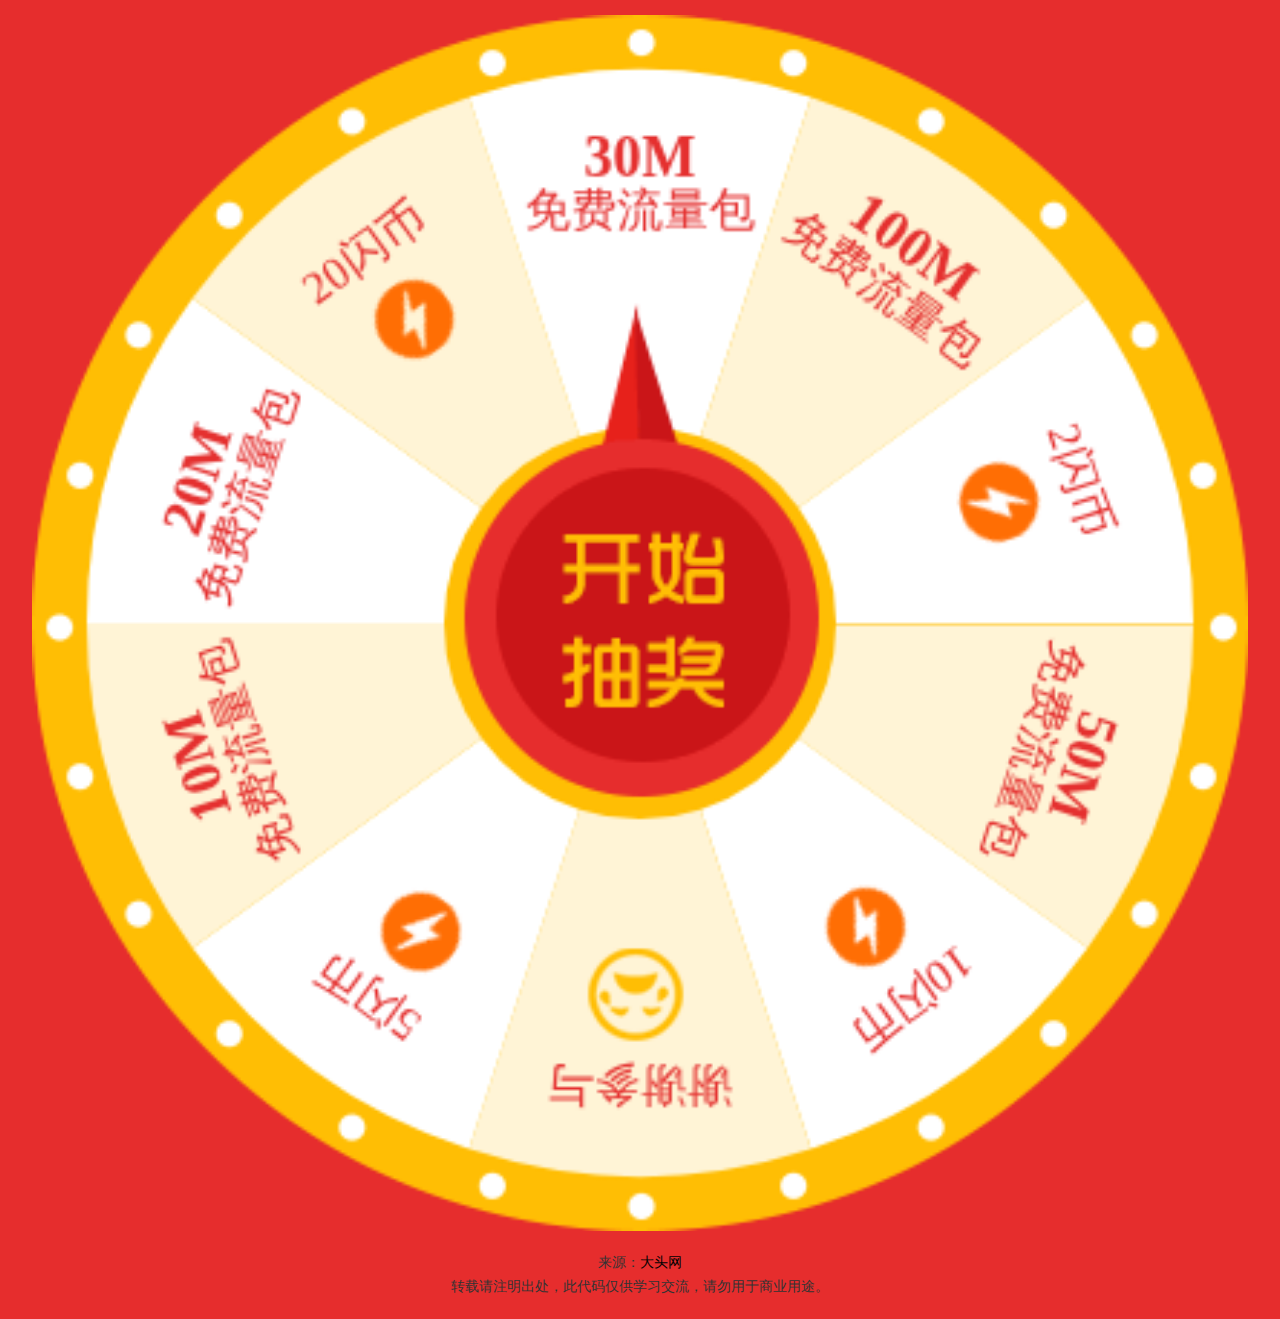
<file: 幸运大转盘/index.html>
<!DOCTYPE html PUBLIC "-//W3C//DTD XHTML 1.0 Transitional//EN" "http://www.w3.org/TR/xhtml1/DTD/xhtml1-transitional.dtd">
<html xmlns="http://www.w3.org/1999/xhtml">
<head>
<meta http-equiv="Content-Type" content="text/html; charset=utf-8" />
<meta http-equiv="X-UA-Compatible" content="IE=edge">
<meta name="viewport" content="width=device-width, initial-scale=1.0">
<title>html5手机移动端大转盘抽奖代码_大头网</title>

<link href="css/style.css" rel="stylesheet" type="text/css">

<script type="text/javascript" src="js/jquery-1.8.3.min.js"></script>
<script type="text/javascript" src="js/awardRotate.js"></script>

<script type="text/javascript">
var turnplate={
		restaraunts:[],				//大转盘奖品名称
		colors:[],					//大转盘奖品区块对应背景颜色
		outsideRadius:192,			//大转盘外圆的半径
		textRadius:155,				//大转盘奖品位置距离圆心的距离
		insideRadius:68,			//大转盘内圆的半径
		startAngle:0,				//开始角度
		
		bRotate:false				//false:停止;ture:旋转
};

$(document).ready(function(){
	//动态添加大转盘的奖品与奖品区域背景颜色
	turnplate.restaraunts = ["50M免费流量包", "10闪币", "谢谢参与", "5闪币", "10M免费流量包", "20M免费流量包", "20闪币 ", "30M免费流量包", "100M免费流量包", "2闪币"];
	turnplate.colors = ["#FFF4D6", "#FFFFFF", "#FFF4D6", "#FFFFFF","#FFF4D6", "#FFFFFF", "#FFF4D6", "#FFFFFF","#FFF4D6", "#FFFFFF"];

	
	var rotateTimeOut = function (){
		$('#wheelcanvas').rotate({
			angle:0,
			animateTo:2160,
			duration:8000,
			callback:function (){
				alert('网络超时，请检查您的网络设置！');
			}
		});
	};

	//旋转转盘 item:奖品位置; txt：提示语;
	var rotateFn = function (item, txt){
		var angles = item * (360 / turnplate.restaraunts.length) - (360 / (turnplate.restaraunts.length*2));
		if(angles<270){
			angles = 270 - angles; 
		}else{
			angles = 360 - angles + 270;
		}
		$('#wheelcanvas').stopRotate();
		$('#wheelcanvas').rotate({
			angle:0,
			animateTo:angles+1800,
			duration:8000,
			callback:function (){
				alert(txt);
				turnplate.bRotate = !turnplate.bRotate;
			}
		});
	};

	$('.pointer').click(function (){
		if(turnplate.bRotate)return;
		turnplate.bRotate = !turnplate.bRotate;
		//获取随机数(奖品个数范围内)
		var item = rnd(1,turnplate.restaraunts.length);
		//奖品数量等于10,指针落在对应奖品区域的中心角度[252, 216, 180, 144, 108, 72, 36, 360, 324, 288]
		rotateFn(item, turnplate.restaraunts[item-1]);
		/* switch (item) {
			case 1:
				rotateFn(252, turnplate.restaraunts[0]);
				break;
			case 2:
				rotateFn(216, turnplate.restaraunts[1]);
				break;
			case 3:
				rotateFn(180, turnplate.restaraunts[2]);
				break;
			case 4:
				rotateFn(144, turnplate.restaraunts[3]);
				break;
			case 5:
				rotateFn(108, turnplate.restaraunts[4]);
				break;
			case 6:
				rotateFn(72, turnplate.restaraunts[5]);
				break;
			case 7:
				rotateFn(36, turnplate.restaraunts[6]);
				break;
			case 8:
				rotateFn(360, turnplate.restaraunts[7]);
				break;
			case 9:
				rotateFn(324, turnplate.restaraunts[8]);
				break;
			case 10:
				rotateFn(288, turnplate.restaraunts[9]);
				break;
		} */
		console.log(item);
	});
});

function rnd(n, m){
	var random = Math.floor(Math.random()*(m-n+1)+n);
	return random;
	
}


//页面所有元素加载完毕后执行drawRouletteWheel()方法对转盘进行渲染
window.onload=function(){
	drawRouletteWheel();
};

function drawRouletteWheel() {    
  var canvas = document.getElementById("wheelcanvas");    
  if (canvas.getContext) {
	  //根据奖品个数计算圆周角度
	  var arc = Math.PI / (turnplate.restaraunts.length/2);
	  var ctx = canvas.getContext("2d");
	  //在给定矩形内清空一个矩形
	  ctx.clearRect(0,0,422,422);
	  //strokeStyle 属性设置或返回用于笔触的颜色、渐变或模式  
	  ctx.strokeStyle = "#FFBE04";
	  //font 属性设置或返回画布上文本内容的当前字体属性
	  ctx.font = '16px Microsoft YaHei';      
	  for(var i = 0; i < turnplate.restaraunts.length; i++) {       
		  var angle = turnplate.startAngle + i * arc;
		  ctx.fillStyle = turnplate.colors[i];
		  ctx.beginPath();
		  //arc(x,y,r,起始角,结束角,绘制方向) 方法创建弧/曲线（用于创建圆或部分圆）    
		  ctx.arc(211, 211, turnplate.outsideRadius, angle, angle + arc, false);    
		  ctx.arc(211, 211, turnplate.insideRadius, angle + arc, angle, true);
		  ctx.stroke();  
		  ctx.fill();
		  //锁画布(为了保存之前的画布状态)
		  ctx.save();   
		  
		  //----绘制奖品开始----
		  ctx.fillStyle = "#E5302F";
		  var text = turnplate.restaraunts[i];
		  var line_height = 17;
		  //translate方法重新映射画布上的 (0,0) 位置
		  ctx.translate(211 + Math.cos(angle + arc / 2) * turnplate.textRadius, 211 + Math.sin(angle + arc / 2) * turnplate.textRadius);
		  
		  //rotate方法旋转当前的绘图
		  ctx.rotate(angle + arc / 2 + Math.PI / 2);
		  
		  /** 下面代码根据奖品类型、奖品名称长度渲染不同效果，如字体、颜色、图片效果。(具体根据实际情况改变) **/
		  if(text.indexOf("M")>0){//流量包
			  var texts = text.split("M");
			  for(var j = 0; j<texts.length; j++){
				  ctx.font = j == 0?'bold 20px Microsoft YaHei':'16px Microsoft YaHei';
				  if(j == 0){
					  ctx.fillText(texts[j]+"M", -ctx.measureText(texts[j]+"M").width / 2, j * line_height);
				  }else{
					  ctx.fillText(texts[j], -ctx.measureText(texts[j]).width / 2, j * line_height);
				  }
			  }
		  }else if(text.indexOf("M") == -1 && text.length>6){//奖品名称长度超过一定范围 
			  text = text.substring(0,6)+"||"+text.substring(6);
			  var texts = text.split("||");
			  for(var j = 0; j<texts.length; j++){
				  ctx.fillText(texts[j], -ctx.measureText(texts[j]).width / 2, j * line_height);
			  }
		  }else{
			  //在画布上绘制填色的文本。文本的默认颜色是黑色
			  //measureText()方法返回包含一个对象，该对象包含以像素计的指定字体宽度
			  ctx.fillText(text, -ctx.measureText(text).width / 2, 0);
		  }
		  
		  //添加对应图标
		  if(text.indexOf("闪币")>0){
			  var img= document.getElementById("shan-img");
			  img.onload=function(){  
				  ctx.drawImage(img,-15,10);      
			  }; 
			  ctx.drawImage(img,-15,10);  
		  }else if(text.indexOf("谢谢参与")>=0){
			  var img= document.getElementById("sorry-img");
			  img.onload=function(){  
				  ctx.drawImage(img,-15,10);      
			  };  
			  ctx.drawImage(img,-15,10);  
		  }
		  //把当前画布返回（调整）到上一个save()状态之前 
		  ctx.restore();
		  //----绘制奖品结束----
	  }     
  } 
}

</script>
</head>
<body style="background:#e62d2d;overflow-x:hidden;">
<br>
<!-- 代码 开始 -->
<img src="images/1.png" id="shan-img" style="display:none;" />
<img src="images/2.png" id="sorry-img" style="display:none;" />
<div class="banner">
	<div class="turnplate" style="background-image:url(images/turnplate-bg.png);background-size:100% 100%;">
		<canvas class="item" id="wheelcanvas" width="422px" height="422px"></canvas>
		<img class="pointer" src="images/turnplate-pointer.png"/>
	</div>
</div>
<!-- 代码 结束 -->

<div style="text-align:center;margin:20px 0; font:normal 14px/24px 'MicroSoft YaHei';">
<p>来源：<a href="http://www.datouwang.com/" target="_blank">大头网</a></p>
<p>转载请注明出处，此代码仅供学习交流，请勿用于商业用途。</p>
<p><script src="http://www.datouwang.com/img/js/demo_ad.js"></script><center style="display:none"><script src="http://www.datouwang.com/img/js/demo_tj.js"></script></center></p>
</div>

</body>
</html>
</file>
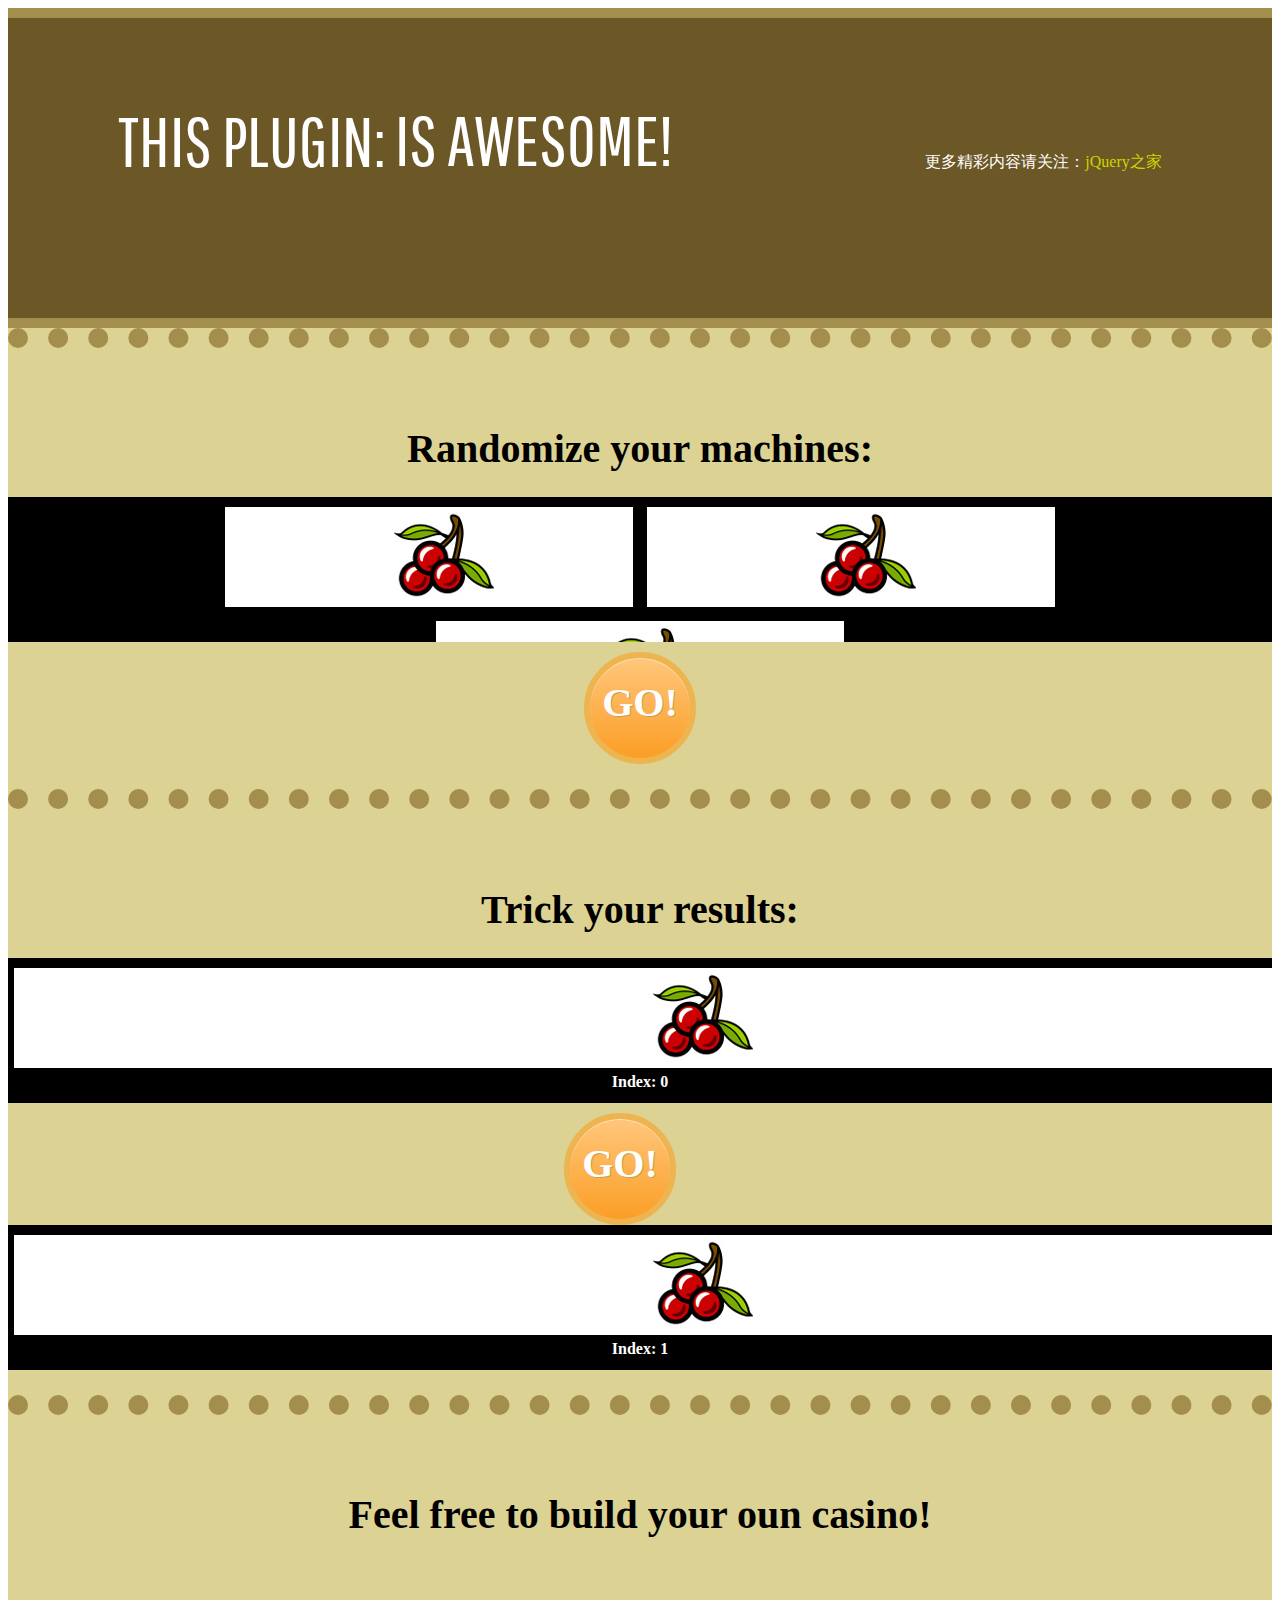
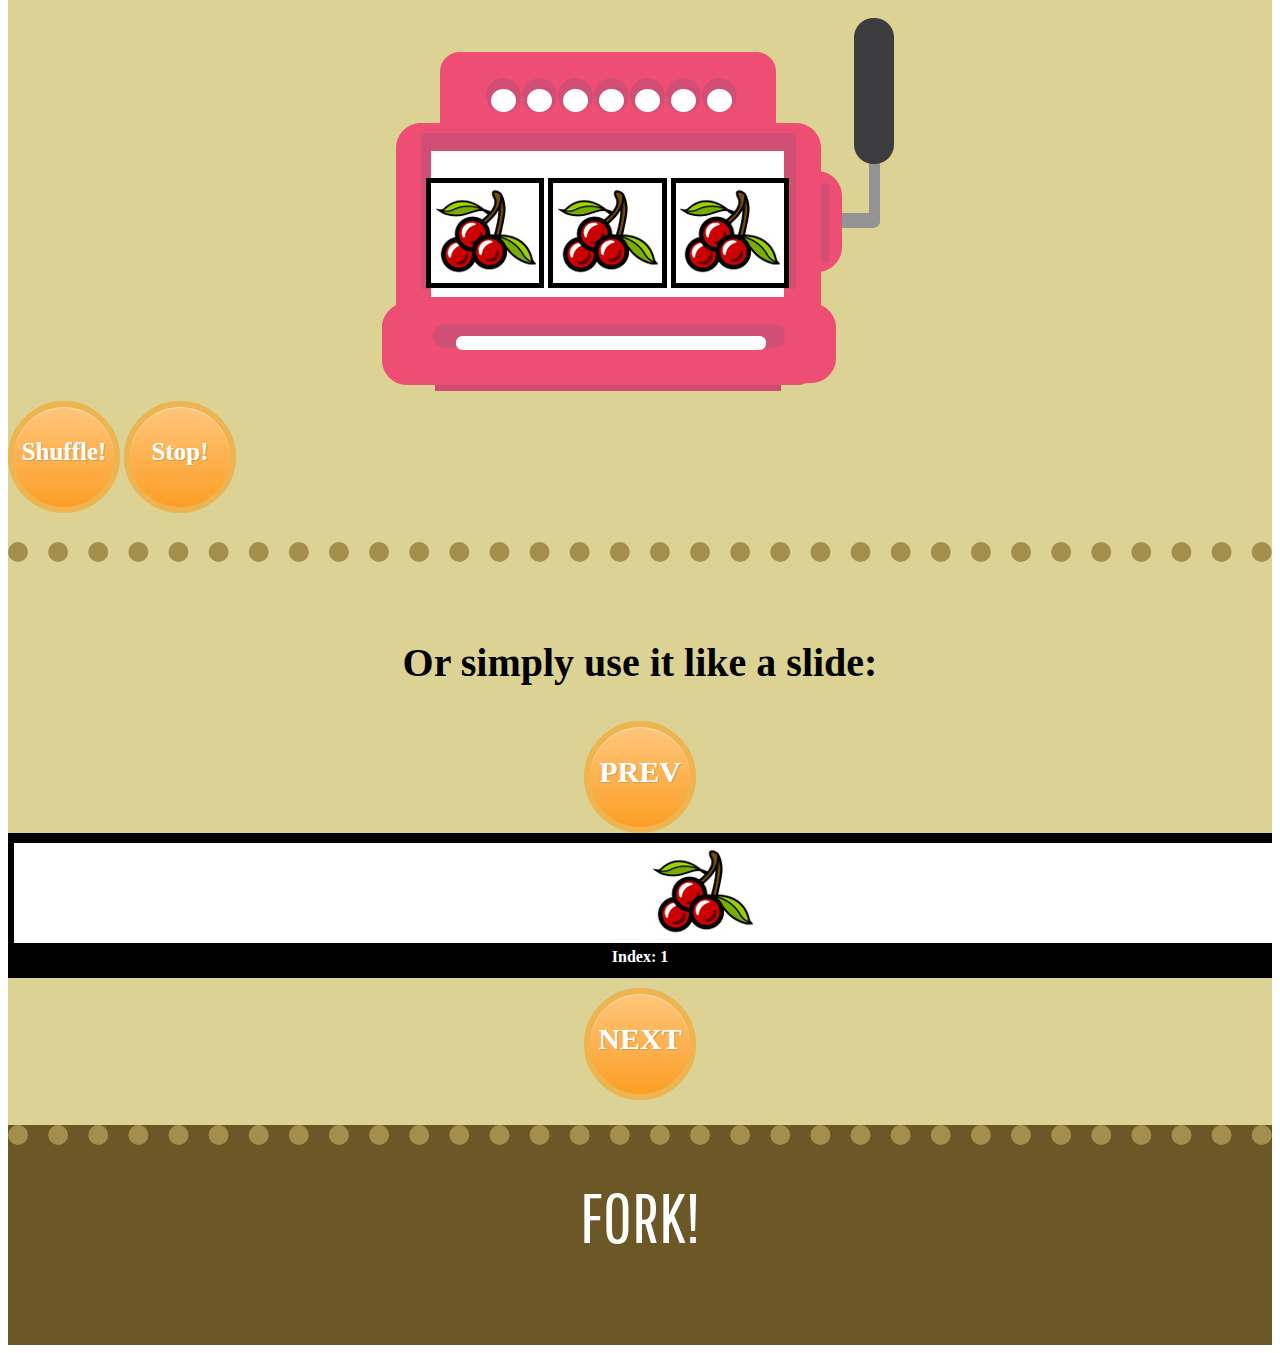
<file: 水果机/index.html>
<!DOCTYPE html PUBLIC "-//W3C//DTD XHTML 1.0 Transitional//EN" "http://www.w3.org/TR/xhtml1/DTD/xhtml1-transitional.dtd">
<html xmlns="http://www.w3.org/1999/xhtml">
	<head>
		<meta http-equiv="Content-Type" content="text/html; charset=UTF-8" />
		<title>jQuery模拟水果机特效插件|DEMO_jQuery之家-自由分享jQuery、html5、css3的插件库</title>

		<meta name="viewport" content="width=device-width, initial-scale=1, minimum-scale=1, maximum-scale=2.0">

		<link rel="stylesheet" href="http://libs.useso.com/js/bootstrap/3.2.0/css/bootstrap.min.css" type="text/css" media="screen" />
		<link rel="stylesheet" href="css/style.css" type="text/css" media="screen" />
		
		<script type="text/javascript" src="http://libs.useso.com/js/jquery/2.1.1/jquery.min.js"></script>
		<script type="text/javascript" src="http://libs.useso.com/js/bootstrap/3.2.0/js/bootstrap.min.js"></script>
		<script type="text/javascript" src="src/jquery.slotmachine.js"></script>

	</head>

	<body>

		<div id="header" class="container">
			
			<div class="row content">
				<div class="col-md-12 col-lg-8 col-lg-offset-2 text-center">
					<div style="display: inline-block;">THIS PLUGIN: </div>
						
					<div id="textMachine">
						<div>IS AWESOME!</div>
						<div>ROCKS!</div>
						<div>IS EASY TO USE</div>
						<div>IS PRODUCT OF BOREDOM</div>
					</div>
					<script>
						$(document).ready(function(){
							$("#textMachine").slotMachine({
								active	: 1,
								delay	: 450,
								auto	: 1500
							});
						});
					</script>
				</div>

				<div class="col-md-12 col-lg-8 htmldemo">
					<p class="text-center">更多精彩内容请关注：<a href="http://www.htmleaf.com/" target="_blank">jQuery之家</a></p>
				</div>
			</div>
			
		</div>
		
		<div class="line">
			
			<div class="content container" style="text-align: center">
				
				<h1>Randomize your machines:</h1>
				
				<div class="row">
					<div class="col-xs-12 col-md-6 col-md-offset-3 machineContainer">
						<div id="machine1" class="slotMachine">
							<div class="slot slot1"></div>
							<div class="slot slot2"></div>
							<div class="slot slot3"></div>
							<div class="slot slot4"></div>
							<div class="slot slot5"></div>
							<div class="slot slot6"></div>
						</div>
						
						<div id="machine2" class="slotMachine">
							<div class="slot slot1"></div>
							<div class="slot slot2"></div>
							<div class="slot slot3"></div>
							<div class="slot slot4"></div>
							<div class="slot slot5"></div>
							<div class="slot slot6"></div>
						</div>
						
						<div id="machine3" class="slotMachine">
							<div class="slot slot1"></div>
							<div class="slot slot2"></div>
							<div class="slot slot3"></div>
							<div class="slot slot4"></div>
							<div class="slot slot5"></div>
							<div class="slot slot6"></div>
						</div>
						
						<div id="machine1Result" class="col-xs-4 machineResult">Index: 0</div>
						<div id="machine2Result" class="col-xs-4 machineResult">Index: 1</div>
						<div id="machine3Result" class="col-xs-4 machineResult">Index: 2</div>
					</div>
					
					<div class="col-md-2">
						<div id="slotMachineButton1" class="slotMachineButton">GO!</div>
					</div>
					
				</div>
			</div>
		</div>
		<script>
			$(document).ready(function(){
				var machine1 = $("#machine1").slotMachine({
					active	: 0,
					delay	: 500
				});
				
				var machine2 = $("#machine2").slotMachine({
					active	: 1,
					delay	: 500
				});
				
				var machine3 = $("#machine3").slotMachine({
					active	: 2,
					delay	: 500
				});
				
				function onComplete(active){
					switch(this.element[0].id){
						case 'machine1':
							$("#machine1Result").text("Index: "+this.active);
							break;
						case 'machine2':
							$("#machine2Result").text("Index: "+this.active);
							break;
						case 'machine3':
							$("#machine3Result").text("Index: "+this.active);
							break;
					}
				}
				
				$("#slotMachineButton1").click(function(){
					
					machine1.shuffle(5, onComplete);
					
					setTimeout(function(){
						machine2.shuffle(5, onComplete);
					}, 500);
					
					setTimeout(function(){
						machine3.shuffle(5, onComplete);
					}, 1000);
					
				})
			});
		</script>
		
		
		<div class="line">
			
			<div class="content" style="text-align: center">
				
				<h1>Trick your results:</h1>
				
				<div class="row">
					<div class="col-xs-5 col-xs-offset-1 col-sm-2 col-sm-offset-5 machineContainer">
						<div id="machineFake1" class="slotMachine" style="width:100%;">
							<div class="slot slot1"></div>
							<div class="slot slot2"></div>
							<div class="slot slot3"></div>
							<div class="slot slot4"></div>
							<div class="slot slot5"></div>
							<div class="slot slot6"></div>
						</div>
						
						<div id="machineFakeResult" class="machineResult noBorder">Index: 0</div>
					</div>
					
					<div class="col-xs-1 col-xs-push-1">
						<div id="slotMachineButtonFake" class="slotMachineButton" style="margin-right: 40px">GO!</div>
					</div>
						
					<div class="col-xs-5 col-xs-offset-1 col-xs-pull-6 col-sm-2 col-md-offset-1 machineContainer">
						<div id="machineFake2" class="slotMachine" style="width:100%;">
							<div class="slot slot1"></div>
							<div class="slot slot2"></div>
							<div class="slot slot3"></div>
							<div class="slot slot4"></div>
							<div class="slot slot5"></div>
							<div class="slot slot6"></div>
						</div>
						
						<div id="machineFakeResultStatic" class="machineResult noBorder">Index: 1</div>
					</div>
				</div>
				
			</div>
			
			<div class="clearfix"></div>
		</div>
		<script>
			$(document).ready(function(){
				//Fake machine 1
				window.machine1 = $("#machineFake1").slotMachine({
					active: 1,
					randomize : function(activeElementIndex){
						return 1;
					}
				});
				
				$("#slotMachineButtonFake").click(function(){
					machine1.shuffle(3, function(){
						$("#machineFakeResult").text("Index: " + this.active);
					});
				});
				
				//Fake machine 2 - auto
				var machine2 = $("#machineFake2").slotMachine({
					active	: 1,
					delay	: 500,
					auto	: 1500,
					complete: function(){
						$("#machineFakeResultStatic").text("Index: " + this.active);
					}
				});
				machine2.setRandomize(function(){
					return 1;
				});
			});
		</script>
		
		
		<div class="line" style="padding-top:50px;">
			
			<div class="content" style="text-align: center; background: url('./img/machine.png') no-repeat 50% 120px; height: 500px;">
				
				<h1>Feel free to build your oun casino!</h1>
				
				<div style="clear:both; padding-top: 215px;width: 335px;margin: 0 auto;">
					<div id="machine4" class="slotMachine" style="margin-left: -65px;">
						<div class="slot slot1"></div>
						<div class="slot slot2"></div>
						<div class="slot slot3"></div>
						<div class="slot slot4"></div>
						<div class="slot slot5"></div>
						<div class="slot slot6"></div>
					</div>
					
					<div id="machine5" class="slotMachine">
						<div class="slot slot1"></div>
						<div class="slot slot2"></div>
						<div class="slot slot3"></div>
						<div class="slot slot4"></div>
						<div class="slot slot5"></div>
						<div class="slot slot6"></div>
					</div>
					
					<div id="machine6" class="slotMachine">
						<div class="slot slot1"></div>
						<div class="slot slot2"></div>
						<div class="slot slot3"></div>
						<div class="slot slot4"></div>
						<div class="slot slot5"></div>
						<div class="slot slot6"></div>
					</div>
					
				</div>
				
			</div>
			
			<div class="content text-center">
				<div id="slotMachineButtonShuffle" class="slotMachineButton" style="font-size: 25px">Shuffle!</div>
				<div id="slotMachineButtonStop" class="slotMachineButton" style="font-size: 25px">Stop!</div>
			</div>
			<div class="clearfix"></div>
			
		</div>
		<script>
			$(document).ready(function(){
				var machine4 = $("#machine4").slotMachine({
					active	: 0,
					delay	: 500
				});
				
				var machine5 = $("#machine5").slotMachine({
					active	: 1,
					delay	: 500
				});
				
				window.machine6 = $("#machine6").slotMachine({
					active	: 2,
					delay	: 500
				});
				
				var started = 0;
				
				$("#slotMachineButtonShuffle").click(function(){
					started = 3;
					machine4.shuffle();
					machine5.shuffle();
					machine6.shuffle();
				});
				
				$("#slotMachineButtonStop").click(function(){
					switch(started){
						case 3:
							machine4.stop();
							break;
						case 2:
							machine5.stop();
							break;
						case 1:
							machine6.stop();
							break;
					}
					started--;
				});
			});
		</script>
		
		
		<div class="line">
			
			<div class="content" style="text-align: center">
				
				<h1>Or simply use it like a slide:</h1>
				
				<div class="row">
					
					<div class="col-sm-1 col-sm-offset-4">
						<div id="slotMachineButtonPrev" class="slotMachineButton" style="font-size: 30px; margin-left: 0px">PREV</div>
					</div>
					
					<div class="col-xs-10 col-xs-offset-1 col-md-offset-0 col-sm-2 machineContainer">
						<div id="machine7" class="slotMachine" style="width:100%;">
							<div class="slot slot1"></div>
							<div class="slot slot2"></div>
							<div class="slot slot3"></div>
							<div class="slot slot4"></div>
							<div class="slot slot5"></div>
							<div class="slot slot6"></div>
						</div>
						
						<div id="machineResultSlider" class="machineResult noBorder">Index: 1</div>
					</div>
					
					<div class="col-sm-1">
						<div id="slotMachineButtonNext" class="slotMachineButton" style="font-size: 30px">NEXT</div>
					</div>
				</div>
				
			</div>
		</div>
		<script>
				$(document).ready(function(){
					var machine7 = $("#machine7").slotMachine({
						active	: 0,
						delay	: 500,
						complete: function(){
							$("#machineResultSlider").text("Index: " + this.active);
						},
					});
					
					$("#slotMachineButtonPrev").click(function(){
						machine7.prev();
					});
					
					$("#slotMachineButtonNext").click(function(){
						machine7.next();
					});
				});
			</script>
		
		
		<div id="footer">
			<div class="content">
				<div id="textMachine2" style="text-align: center">
					<div>FORK!</div>
					<div>SHARE!</div>
					<div>USE IT!</div>
				</div>
				<script>
					$(document).ready(function(){
						$("#textMachine2").slotMachine({
							active	: 1,
							delay	: 450,
							auto	: 1500
						});
					});
				</script>
			</div>
		</div>

	</body>
</html>
</file>
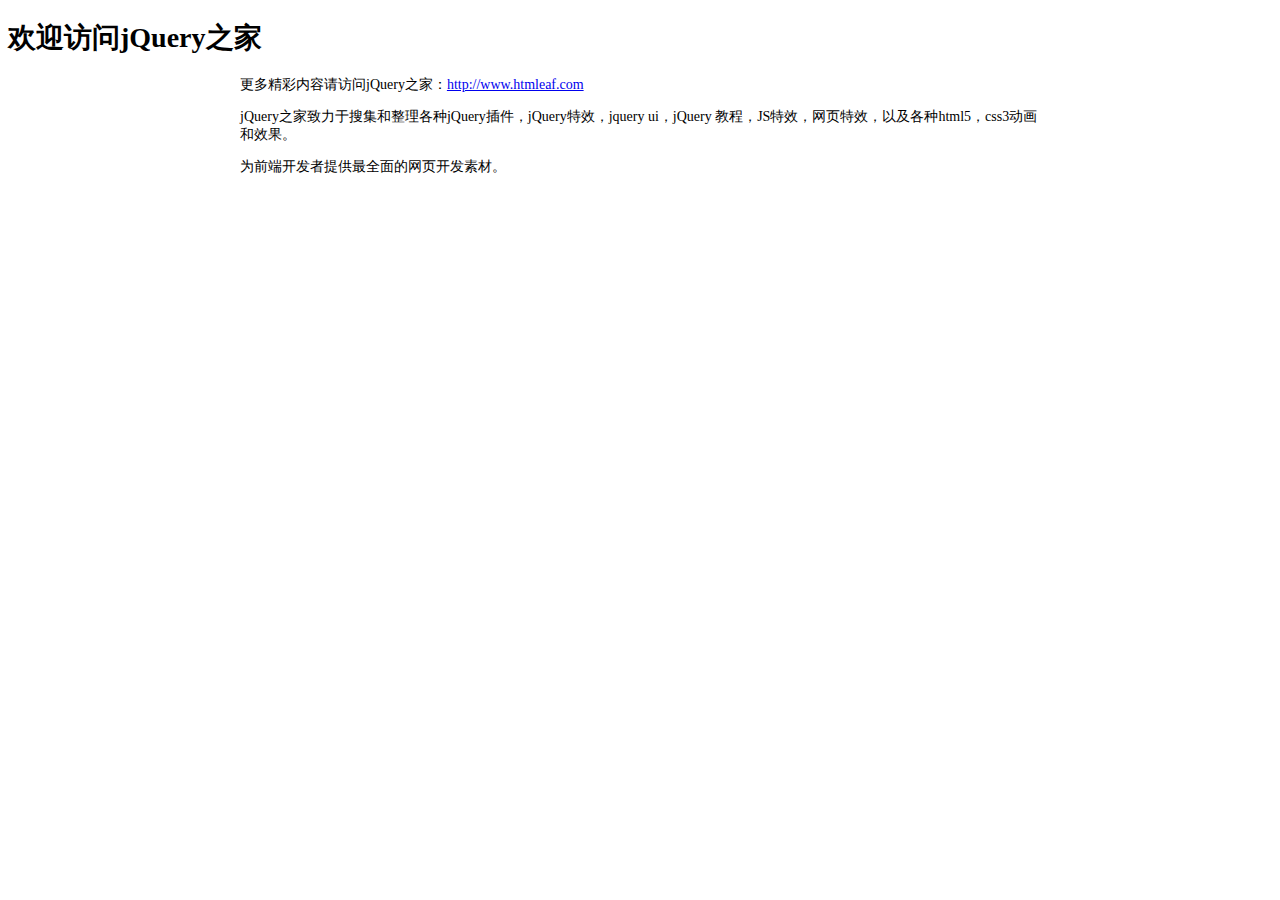
<file: 水果机/readme.html>
<!DOCTYPE html PUBLIC "-//W3C//DTD XHTML 1.0 Transitional//EN" "http://www.w3.org/TR/xhtml1/DTD/xhtml1-transitional.dtd">
<html xmlns="http://www.w3.org/1999/xhtml" xml:lang="en">
<head>
	<meta http-equiv="Content-Type" content="text/html;charset=UTF-8">
	<title>jQuery之家</title>
	<style type="text/css">
		body{font-size: 14px;}
		.content{
			width: 800px;
			margin: 0 auto;
		}
	</style>
</head>
<body>
	<h1>欢迎访问jQuery之家</h1>
	<div class="content">
	<p>更多精彩内容请访问jQuery之家：<a href="http://www.htmleaf.com">http://www.htmleaf.com</a></p>
	<p>jQuery之家致力于搜集和整理各种jQuery插件，jQuery特效，jquery ui，jQuery 教程，JS特效，网页特效，以及各种html5，css3动画和效果。</p>
	<p>为前端开发者提供最全面的网页开发素材。</p>
</div>
</body>
</html>
</file>
<file: 幸运大转盘/css/style.css>
﻿/* 代码整理：大头网 www.datouwang.com */
body,ul,ol,li,p,h1,h2,h3,h4,h5,h6,form,fieldset,table,td,img,div{margin:0;padding:0;border:0;}
body{color:#333; font-size:12px;font-family:"Microsoft YaHei"}
ul,ol{list-style-type:none;}
select,input,img,select{vertical-align:middle;}
input{ font-size:12px;}
a{ text-decoration:none; color:#000;}
a:hover{color:#c00; text-decoration:none;}
.clear{clear:both;}

/* 大转盘样式 */
.banner{display:block;width:95%;margin-left:auto;margin-right:auto;margin-bottom: 20px;}
.banner .turnplate{display:block;width:100%;position:relative;}
.banner .turnplate canvas.item{width:100%;}
.banner .turnplate img.pointer{position:absolute;width:31.5%;height:42.5%;left:34.6%;top:23%;}
</file>
<file: 水果机/css/style.css>
@charset "utf-8";
/* CSS Document */

@import url(http://fonts.useso.com/css?family=Pathway+Gothic+One);

a{
	color: #ccd500;
	text-decoration: none;
}
a:hover{
	text-decoration: underline;
	color: #a9b119;
}
.clear {
    clear: both;
}
html {
    position: relative;
    min-height: 100%;
}
body {
}
footer {
    position: absolute;
    left: 0;
    bottom: 0;
    height: 80px;
    width: 100%;
    background: black;
}
b{
	font-weight: 600;
}

.htmldemo p{font-size: 16px;font-family: "微软雅黑"}
/* Titulos
-------------------------------------------------------------------------*/
h1{
	width: 100%;
	color: #000000;
	font-size: 40px;
	margin-bottom: 25px;
}
h2{
	color: #000000;
    display: table-cell;
    float: left;
    font-size: 45px;
    line-height: 40px;
    margin: 0 0 50px;
    text-align: center;
    width: 100%;
    font-weight: 300;
}
h2 span{
	font-weight: 400;
}
h3{
	float: left;
	width: 100%;
	margin: 0 0 20px 0;
	color: white;
	font-size:40px;
	font-family: 'Lato', 'sans-serif';
	font-weight: 300;
}
h4{
	color: #ffffff;
    display: table-cell;
    float: left;
    font-size: 35px;
    line-height: 31px;
    margin: 0 0 0;
    text-align: center;
    width: 100%;
    font-weight: 400;
}

p.title{
	color: #000000;
    display: table-cell;
    float: left;
    font-size: 45px;
    line-height: 40px;
    margin: 0 0 50px;
    text-align: center;
    width: 100%;
    font-weight: 300;
}

.grey {	color:#444;}

/* INICIO
-------------------------------------------------------------------------*/
#header{
	margin: 0 auto 0;
	width: 100%;
	position: absolute;
	text-align: center;
	top: 0px;
	background-color: #6C5726;
	overflow: hidden;
	position: relative;
	padding: 50px 0px;
    border-top: 10px solid #A48E4E;
    border-bottom: 10px solid #A48E4E;
}
#header table, #footer table{
	height: 100%;
	width: 100%;
}
#header table td, #footer table td{
	vertical-align: middle;
}
#header .content{
	color: #FFFFFF;
    float: left;
    font-size: 50px;
    font-weight: 300;
    line-height: 42px;
    margin-top: 30px;
    text-align: center;
    width: 100%;
}
#header .content, #footer .content{
	font-family: 'Pathway Gothic One';
	color: #ffffff;
    float: left;
    font-size: 70px;
    font-weight: 300;
    line-height: 80px;
    margin-top: 2px;
    margin-bottom: 20px;
    text-align: center;
    width: 100%;
    padding: 30px 0px;
}
#header .content > div, #footer .content > div{
	display: inline-block;
}

#footer{
	width:100%;
	background-color: #6C5726;
	border-top: 20px dotted #A48E4E;
	height: 200px;
}


.line{
	background-color: #DCD293;
	padding: 50px 0px 25px 0px;
	width:100%;
	border-top: 20px dotted #A48E4E;
}



.machineContainer{
	background-color: #000;
	padding: 5px 1px 5px 1px;
	overflow: hidden;
	height: 135px;
}
.slotMachine{
	width: 32.333333%;
	border: 5px solid #000;
	height: 100px;
	padding: 0px;
	overflow: hidden;
	display: inline-block;
	text-align: center;
	/*margin: 0px 5px;*/
	/*border: 5px solid #000;*/
	background-color: #ffffff;
}
.machineResult{
	color:#fff;
	text-align:center;
	font-weight: 900;
}
.noBorder{
	border:none !important;
	background: transparent !important;
}
.slotMachine .slot{
	height:100px;
	background-position-x: 55%;
	background-repeat: no-repeat;
}
.slot1{
	background-image: url("../img/slot1.png");
}
.slot2{
	background-image: url("../img/slot2.png");
}
.slot3{
	background-image: url("../img/slot3.png");
}
.slot4{
	background-image: url("../img/slot4.png");
}
.slot5{
	background-image: url("../img/slot5.png");
}
.slot6{
	background-image: url("../img/slot6.png");
}






















#textMachine, #textMachine2{
	width:520px;
	height: 67px;
	overflow: hidden;
	display: inline-block;
	text-align: left;
}
#textMachine > *, #textMachine2 > *{
	padding: 0px 0px;
}




.slotMachineButton{
	width:100px;
	height: 100px;
	overflow: hidden;
	display: inline-block;
	text-align: center;
}
.slotMachineButton {
	-moz-box-shadow:inset 0px 1px 0px 0px #fce2c1;
	-webkit-box-shadow:inset 0px 1px 0px 0px #fce2c1;
	box-shadow:inset 0px 1px 0px 0px #fce2c1;
	background:-webkit-gradient( linear, left top, left bottom, color-stop(0.05, #ffc477), color-stop(1, #fb9e25) );
	background:-moz-linear-gradient( center top, #ffc477 5%, #fb9e25 100% );
	filter:progid:DXImageTransform.Microsoft.gradient(startColorstr='#ffc477', endColorstr='#fb9e25');
	background-color:#ffc477;
	border-radius: 75px;
	text-indent:0px;
	border:6px solid #eeb44f;
	display:inline-block;
	color:#ffffff;
	font-size:40px;
	font-weight:bold;
	font-style:normal;
	height:100px;
	line-height:90px;
	margin-top:10px;
	width:100px;
	text-decoration:none;
	text-align:center;
	text-shadow:1px 1px 0px #cc9f52;
	cursor:pointer;
}
.slotMachineButton:hover {
	background:-webkit-gradient( linear, left top, left bottom, color-stop(0.05, #fb9e25), color-stop(1, #ffc477) );
	background:-moz-linear-gradient( center top, #fb9e25 5%, #ffc477 100% );
	filter:progid:DXImageTransform.Microsoft.gradient(startColorstr='#fb9e25', endColorstr='#ffc477');
	background-color:#fb9e25;
}.slotMachineButton:active {
	position:relative;
	top:1px;
}
</file>
